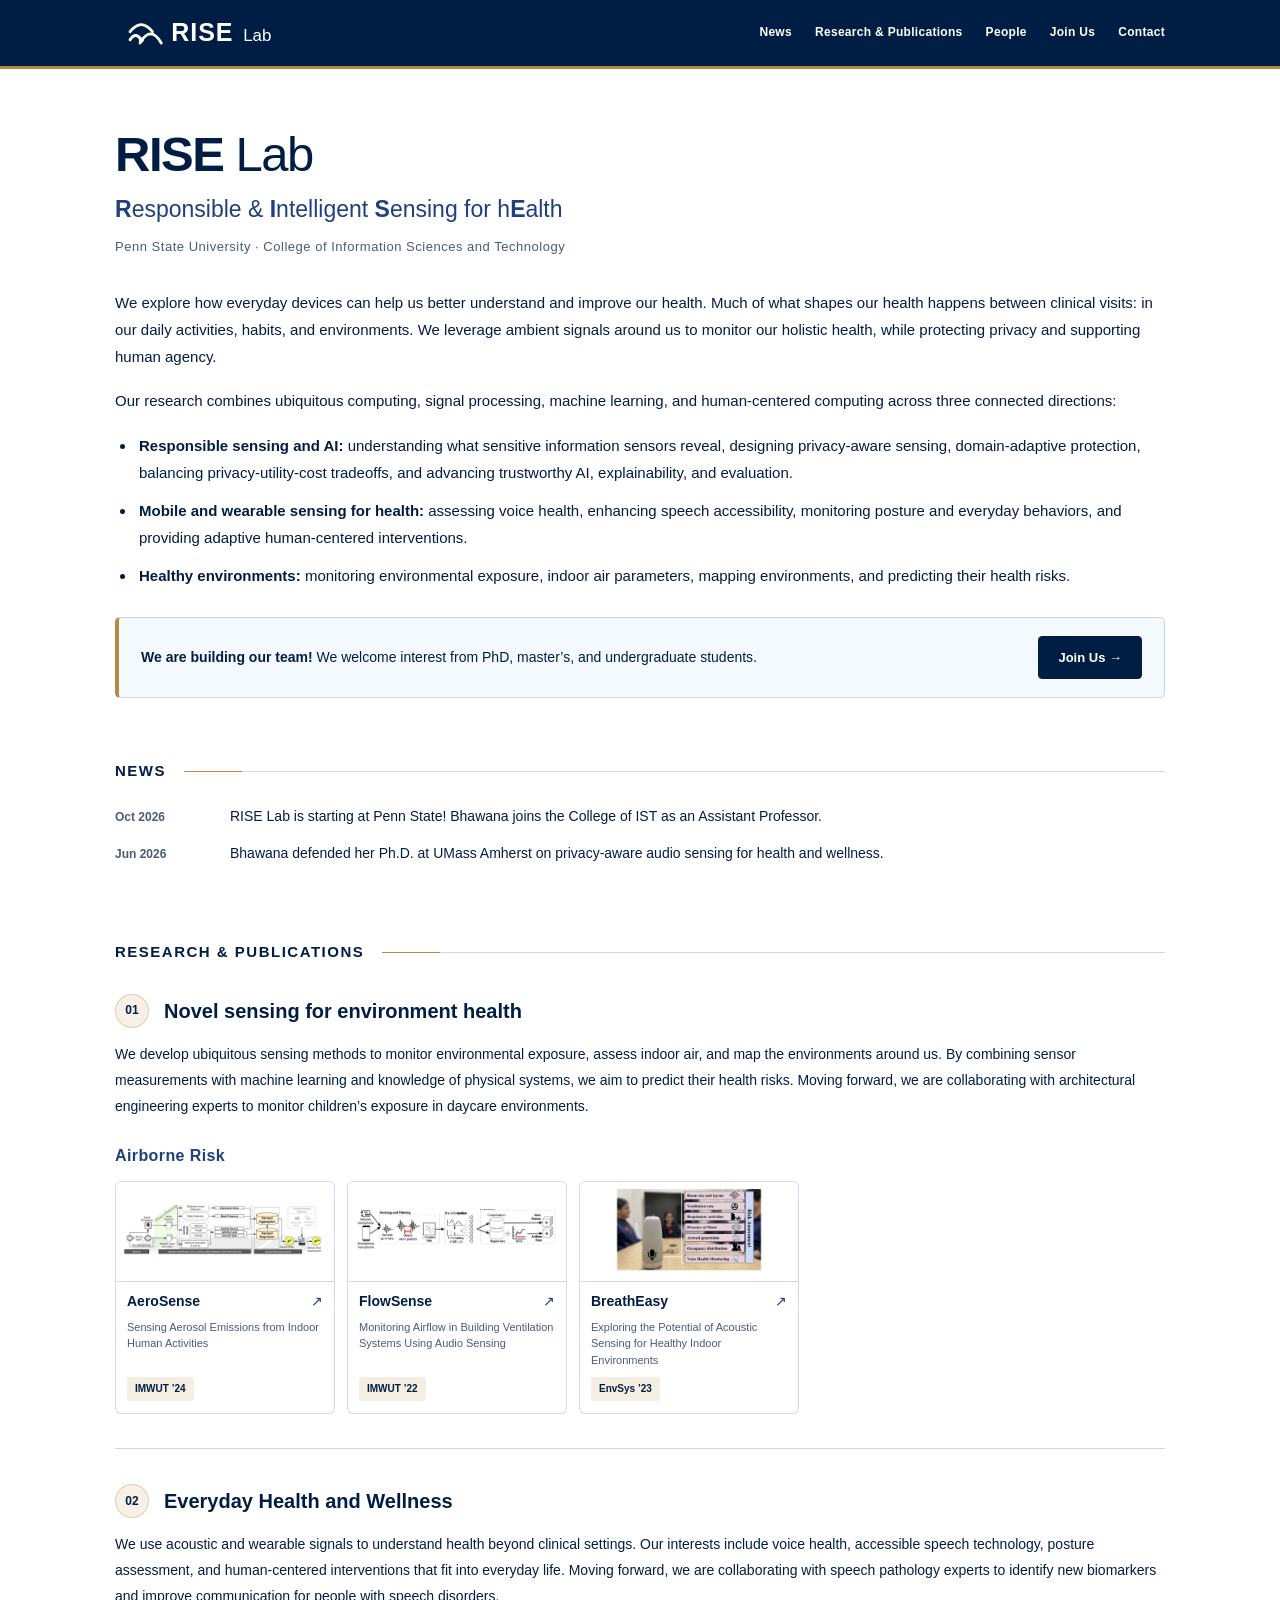
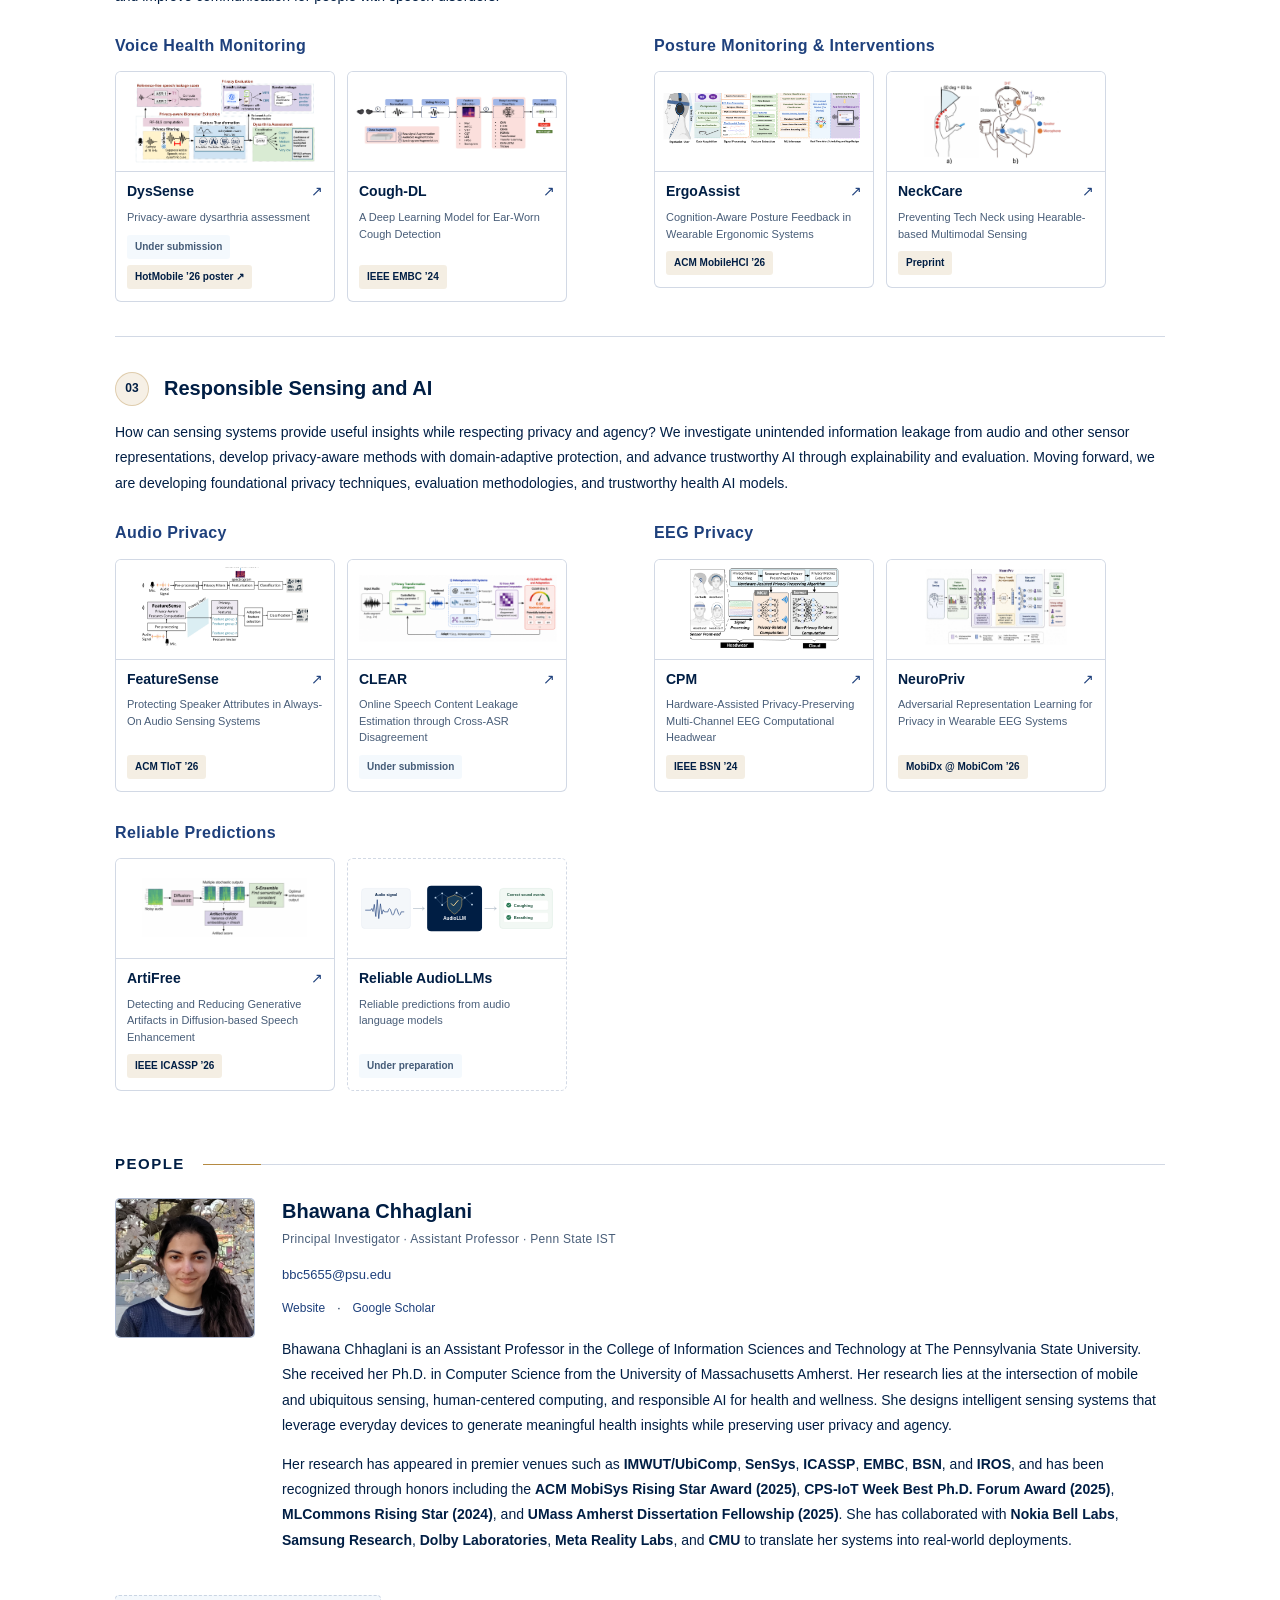
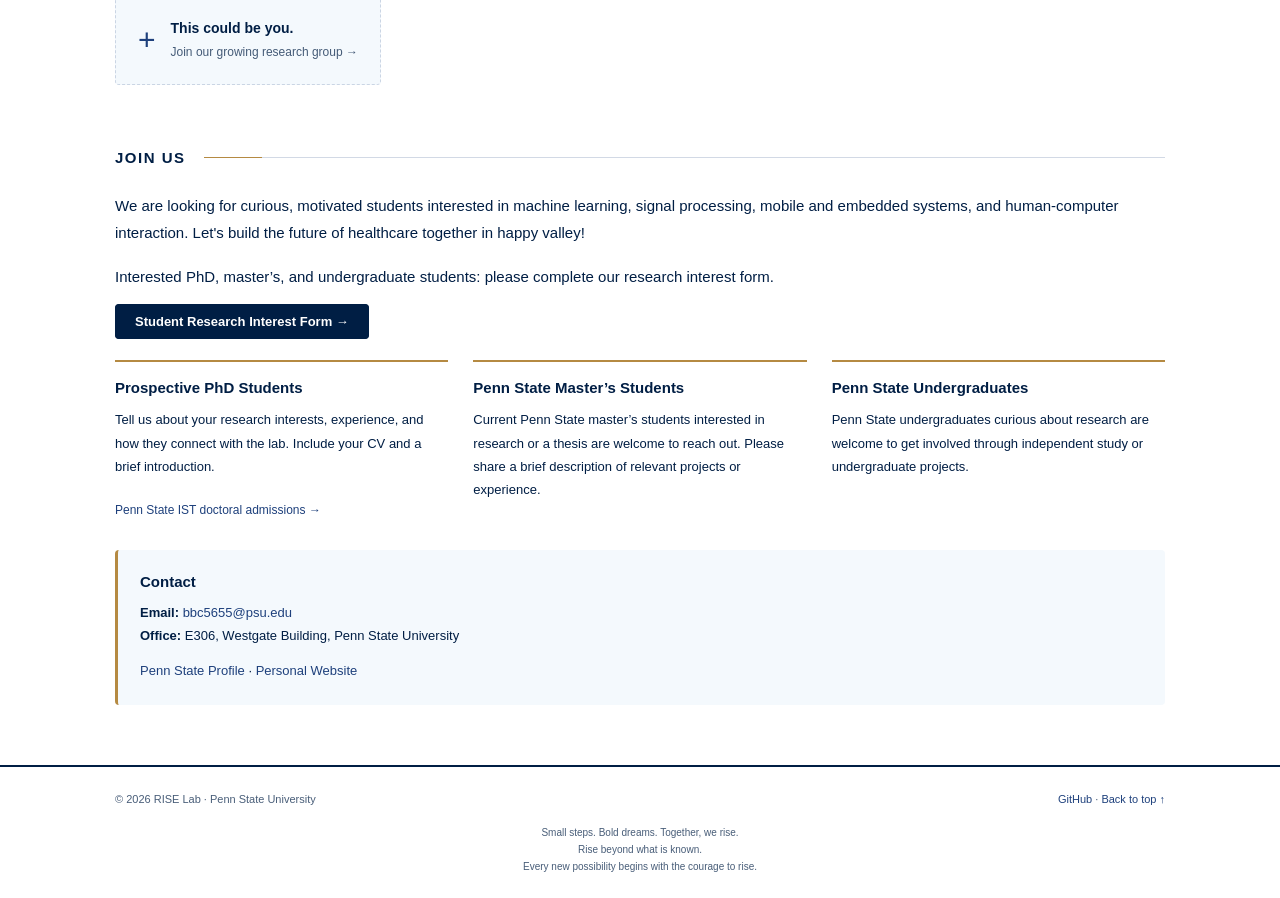
<file: index.html>
<!doctype html>
<html lang="en"><head><meta charset="utf-8"><meta name="viewport" content="width=device-width, initial-scale=1"><title>RISE Lab | Responsible &amp; Intelligent Sensing for hEalth | Penn State</title><meta name="description" content="RISE Lab — Responsible &amp; Intelligent Sensing for hEalth — at Penn State develops sensing systems for human health, everyday well-being, and healthy environments."><meta name="theme-color" content="#001e44"><link rel="icon" href="assets/favicon.svg?v=3" type="image/svg+xml"><link rel="stylesheet" href="assets/style.css?v=13"></head>
<body><a class="skip" href="#main-content">Skip to main content</a><header><nav class="container navigation" aria-label="Site navigation"><a class="brand" href="#top"><img class="lab-logo" src="assets/rise-logo.svg?v=3" alt="RISE Lab" width="175" height="40"></a><div class="nav-links"><a href="#news">News</a><a href="#research">Research &amp; Publications</a><a href="#people">People</a><a href="#join">Join Us</a><a href="#contact">Contact</a></div></nav></header>
<main id="main-content" class="container"><div class="lab-heading" id="top"><h1><strong>RISE</strong> Lab</h1><p class="full-name"><strong>R</strong>esponsible &amp; <strong>I</strong>ntelligent <strong>S</strong>ensing for h<strong>E</strong>alth</p><p class="affiliation">Penn State University · College of Information Sciences and Technology</p></div>
<section id="overview" aria-label="About RISE Lab"><p>We explore how everyday devices can help us better understand and improve our health. Much of what shapes our health happens between clinical visits: in our daily activities, habits, and environments. We leverage ambient signals around us to monitor our holistic health, while protecting privacy and supporting human agency.</p><p>Our research combines ubiquitous computing, signal processing, machine learning, and human-centered computing across three connected directions:</p><ul class="overview-list"><li><strong>Responsible sensing and AI:</strong> understanding what sensitive information sensors reveal, designing privacy-aware sensing, domain-adaptive protection, balancing privacy-utility-cost tradeoffs, and advancing trustworthy AI, explainability, and evaluation.</li><li><strong>Mobile and wearable sensing for health:</strong> assessing voice health, enhancing speech accessibility, monitoring posture and everyday behaviors, and providing adaptive human-centered interventions.</li><li><strong>Healthy environments:</strong> monitoring environmental exposure, indoor air parameters, mapping environments, and predicting their health risks.</li></ul><aside class="recruitment" aria-label="Student opportunities"><p><strong>We are building our team!</strong> We welcome interest from PhD, master’s, and undergraduate students.</p><a class="button" href="#join">Join Us →</a></aside></section>
<section id="news" aria-labelledby="news-heading"><h2 id="news-heading"><span>News</span></h2><ul class="news-list"><li><time datetime="2026-10">Oct 2026</time><span>RISE Lab is starting at Penn State! Bhawana joins the College of IST as an Assistant Professor.</span></li><li><time datetime="2026-06">Jun 2026</time><span>Bhawana defended her Ph.D. at UMass Amherst on privacy-aware audio sensing for health and wellness.</span></li></ul></section>
<section id="research" aria-labelledby="research-heading"><span id="publications" class="anchor-alias" aria-hidden="true"></span><h2 id="research-heading"><span>Research &amp; Publications</span></h2><article class="research-direction"><div class="direction-heading"><span class="research-number" aria-hidden="true">01</span><h3>Novel sensing for environment health</h3></div><p class="direction-intro">We develop ubiquitous sensing methods to monitor environmental exposure, assess indoor air, and map the environments around us. By combining sensor measurements with machine learning and knowledge of physical systems, we aim to predict their health risks. Moving forward, we are collaborating with architectural engineering experts to monitor children’s exposure in daycare environments.</p><div class="paper-group"><h4>Airborne Risk</h4><div class="publication-grid three"><a class="publication-card" href="https://doi.org/10.1145/3659593"><div class="paper-image"><img src="assets/papers/aerosense.png" alt="AeroSense: system figure" width="600" height="260" loading="lazy"></div><div class="paper-details"><h5>AeroSense <span aria-hidden="true">↗</span></h5><p>Sensing Aerosol Emissions from Indoor Human Activities</p><span class="conference">IMWUT ’24</span></div></a><a class="publication-card" href="https://doi.org/10.1145/3517258"><div class="paper-image"><img src="assets/papers/flowsense.png" alt="FlowSense: system figure" width="600" height="260" loading="lazy"></div><div class="paper-details"><h5>FlowSense <span aria-hidden="true">↗</span></h5><p>Monitoring Airflow in Building Ventilation Systems Using Audio Sensing</p><span class="conference">IMWUT ’22</span></div></a><a class="publication-card" href="https://doi.org/10.1145/3597064.3597338"><div class="paper-image"><img src="assets/papers/breatheasy.png" alt="BreathEasy: audio-based airborne transmission risk sensing figure" width="600" height="260" loading="lazy"></div><div class="paper-details"><h5>BreathEasy <span aria-hidden="true">↗</span></h5><p>Exploring the Potential of Acoustic Sensing for Healthy Indoor Environments</p><span class="conference">EnvSys ’23</span></div></a></div></div></article><article class="research-direction"><div class="direction-heading"><span class="research-number" aria-hidden="true">02</span><h3>Everyday Health and Wellness</h3></div><p class="direction-intro">We use acoustic and wearable signals to understand health beyond clinical settings. Our interests include voice health, accessible speech technology, posture assessment, and human-centered interventions that fit into everyday life. Moving forward, we are collaborating with speech pathology experts to identify new biomarkers and improve communication for people with speech disorders.</p><div class="topic-pair"><div class="paper-group"><h4>Voice Health Monitoring</h4><div class="publication-grid"><a class="publication-card" href="https://lass.cs.umass.edu/papers/pdf/hotmobile26_dysarthria.pdf"><div class="paper-image"><img src="assets/papers/dyssense.png" alt="DysSense: privacy-aware biomarker extraction, privacy evaluation, and dysarthria assessment pipeline" width="600" height="260" loading="lazy"></div><div class="paper-details"><h5>DysSense <span aria-hidden="true">↗</span></h5><p>Privacy-aware dysarthria assessment</p><div class="paper-badges"><span class="conference status">Under submission</span><span class="conference">HotMobile ’26 poster ↗</span></div></div></a><a class="publication-card" href="https://doi.org/10.1109/EMBC53108.2024.10782702"><div class="paper-image"><img src="assets/papers/cough-dl.png" alt="Cough-DL: ear-worn cough detection system pipeline" width="600" height="260" loading="lazy"></div><div class="paper-details"><h5>Cough-DL <span aria-hidden="true">↗</span></h5><p>A Deep Learning Model for Ear-Worn Cough Detection</p><span class="conference">IEEE EMBC ’24</span></div></a></div></div><div class="paper-group"><h4>Posture Monitoring &amp; Interventions</h4><div class="publication-grid"><a class="publication-card" href="https://arxiv.org/abs/2609.00440"><div class="paper-image"><img src="assets/papers/ergoassist.png" alt="ErgoAssist: system figure" width="600" height="260" loading="lazy"></div><div class="paper-details"><h5>ErgoAssist <span aria-hidden="true">↗</span></h5><p>Cognition-Aware Posture Feedback in Wearable Ergonomic Systems</p><span class="conference">ACM MobileHCI ’26</span></div></a><a class="publication-card" href="https://arxiv.org/abs/2412.13579"><div class="paper-image"><img src="assets/papers/neckcare.png" alt="NeckCare: system figure" width="600" height="260" loading="lazy"></div><div class="paper-details"><h5>NeckCare <span aria-hidden="true">↗</span></h5><p>Preventing Tech Neck using Hearable-based Multimodal Sensing</p><span class="conference">Preprint</span></div></a></div></div></div></article><article class="research-direction"><div class="direction-heading"><span class="research-number" aria-hidden="true">03</span><h3>Responsible Sensing and AI</h3></div><p class="direction-intro">How can sensing systems provide useful insights while respecting privacy and agency? We investigate unintended information leakage from audio and other sensor representations, develop privacy-aware methods with domain-adaptive protection, and advance trustworthy AI through explainability and evaluation. Moving forward, we are developing foundational privacy techniques, evaluation methodologies, and trustworthy health AI models.</p><div class="topic-pair"><div class="paper-group"><h4>Audio Privacy</h4><div class="publication-grid"><a class="publication-card" href="https://arxiv.org/abs/2505.24115"><div class="paper-image"><img src="assets/papers/featuresense.png" alt="FeatureSense: system figure" width="600" height="260" loading="lazy"></div><div class="paper-details"><h5>FeatureSense <span aria-hidden="true">↗</span></h5><p>Protecting Speaker Attributes in Always-On Audio Sensing Systems</p><span class="conference">ACM TIoT ’26</span></div></a><a class="publication-card" href="https://arxiv.org/abs/2609.30415"><div class="paper-image"><img src="assets/papers/clear.png" alt="CLEAR: system figure" width="600" height="260" loading="lazy"></div><div class="paper-details"><h5>CLEAR <span aria-hidden="true">↗</span></h5><p>Online Speech Content Leakage Estimation through Cross-ASR Disagreement</p><span class="conference status">Under submission</span></div></a></div></div><div class="paper-group"><h4>EEG Privacy</h4><div class="publication-grid"><a class="publication-card" href="https://people.cs.umass.edu/~rkarkar/pubs/conf-bsn2024-hardware-assisted-privacy.pdf"><div class="paper-image"><img src="assets/papers/cpm.png" alt="CPM: system figure" width="600" height="260" loading="lazy"></div><div class="paper-details"><h5>CPM <span aria-hidden="true">↗</span></h5><p>Hardware-Assisted Privacy-Preserving Multi-Channel EEG Computational Headwear</p><span class="conference">IEEE BSN ’24</span></div></a><a class="publication-card" href="https://arxiv.org/abs/2609.00390"><div class="paper-image"><img src="assets/papers/neuropriv.png" alt="NeuroPriv: system figure" width="600" height="260" loading="lazy"></div><div class="paper-details"><h5>NeuroPriv <span aria-hidden="true">↗</span></h5><p>Adversarial Representation Learning for Privacy in Wearable EEG Systems</p><span class="conference">MobiDx @ MobiCom ’26</span></div></a></div></div></div><div class="paper-group"><h4>Reliable Predictions</h4><div class="publication-grid"><a class="publication-card" href="https://arxiv.org/abs/2509.19495"><div class="paper-image"><img src="assets/papers/artifree.png" alt="ArtiFree: system figure" width="600" height="260" loading="lazy"></div><div class="paper-details"><h5>ArtiFree <span aria-hidden="true">↗</span></h5><p>Detecting and Reducing Generative Artifacts in Diffusion-based Speech Enhancement</p><span class="conference">IEEE ICASSP ’26</span></div></a><article class="publication-card pending"><div class="paper-image"><img src="assets/papers/audio-llms.svg?v=2" alt="Audio signal processed by a trustworthy AudioLLM to predict coughing and breathing" width="1100" height="294" loading="lazy"></div><div class="paper-details"><h5>Reliable AudioLLMs</h5><p>Reliable predictions from audio language models</p><span class="conference status">Under preparation</span></div></article></div></div></article></section>
<section id="people" aria-labelledby="people-heading"><h2 id="people-heading"><span>People</span></h2><article class="person"><div class="portrait"><img src="assets/bhawana.jpg" alt="Bhawana Chhaglani" width="140" height="140" loading="lazy"></div><div><h3><a href="https://ist.psu.edu/directory/bbc5655">Bhawana Chhaglani</a></h3><p class="person-role">Principal Investigator · Assistant Professor · Penn State IST</p><address class="person-contact" style="margin:0 0 10px"><a href="mailto:bbc5655@psu.edu">bbc5655@psu.edu</a></address><div class="profile-links" style="margin-bottom:18px"><a href="http://people.cs.umass.edu/~bchhaglani">Website</a><span aria-hidden="true">·</span><a href="https://scholar.google.com/citations?user=G_CGGS8AAAAJ">Google Scholar</a></div><div class="biography"><p>Bhawana Chhaglani is an Assistant Professor in the College of Information Sciences and Technology at The Pennsylvania State University. She received her Ph.D. in Computer Science from the University of Massachusetts Amherst. Her research lies at the intersection of mobile and ubiquitous sensing, human-centered computing, and responsible AI for health and wellness. She designs intelligent sensing systems that leverage everyday devices to generate meaningful health insights while preserving user privacy and agency.</p><p>Her research has appeared in premier venues such as <strong>IMWUT/UbiComp</strong>, <strong>SenSys</strong>, <strong>ICASSP</strong>, <strong>EMBC</strong>, <strong>BSN</strong>, and <strong>IROS</strong>, and has been recognized through honors including the <strong>ACM MobiSys Rising Star Award (2025)</strong>, <strong>CPS-IoT Week Best Ph.D. Forum Award (2025)</strong>, <strong>MLCommons Rising Star (2024)</strong>, and <strong>UMass Amherst Dissertation Fellowship (2025)</strong>. She has collaborated with <strong>Nokia Bell Labs</strong>, <strong>Samsung Research</strong>, <strong>Dolby Laboratories</strong>, <strong>Meta Reality Labs</strong>, and <strong>CMU</strong> to translate her systems into real-world deployments.</p></div></div></article><a class="future-member" href="#join"><span class="plus" aria-hidden="true">+</span><span><strong>This could be you.</strong><br>Join our growing research group →</span></a></section>

<section id="join" aria-labelledby="join-heading"><h2 id="join-heading"><span>Join Us</span></h2><p>We are looking for curious, motivated students interested in machine learning, signal processing, mobile and embedded systems, and human-computer interaction. Let's build the future of healthcare together in happy valley!</p><p>Interested PhD, master’s, and undergraduate students: please complete our research interest form.</p><p><a class="button" href="https://forms.gle/1YV8Ln388nTwyC7p6">Student Research Interest Form →</a></p><div class="join-options"><article><h3>Prospective PhD Students</h3><p>Tell us about your research interests, experience, and how they connect with the lab. Include your CV and a brief introduction.</p><a href="https://ist.psu.edu/admissions/doctorate">Penn State IST doctoral admissions →</a></article><article><h3>Penn State Master’s Students</h3><p>Current Penn State master’s students interested in research or a thesis are welcome to reach out. Please share a brief description of relevant projects or experience.</p></article><article><h3>Penn State Undergraduates</h3><p>Penn State undergraduates curious about research are welcome to get involved through independent study or undergraduate projects.</p></article></div><div class="contact" id="contact"><h3>Contact</h3><p><strong>Email:</strong> <a href="mailto:bbc5655@psu.edu">bbc5655@psu.edu</a><br><strong>Office:</strong> E306, Westgate Building, Penn State University</p><p><a href="https://ist.psu.edu/directory/bbc5655">Penn State Profile</a> · <a href="http://people.cs.umass.edu/~bchhaglani">Personal Website</a></p></div></section></main><footer><div class="container footer"><p>© 2026 RISE Lab · Penn State University</p><p><a href="https://github.com/bhawana1999/RISElab">GitHub</a><span aria-hidden="true"> · </span><a href="#top">Back to top ↑</a></p></div><div class="container" style="text-align:center;font-size:10px;line-height:1.7;color:rgba(0,30,68,.72);padding-top:14px"><p style="margin:0">Small steps. Bold dreams. Together, we rise.<br>Rise beyond what is known.<br>Every new possibility begins with the courage to rise.</p></div></footer></body></html>
</file>
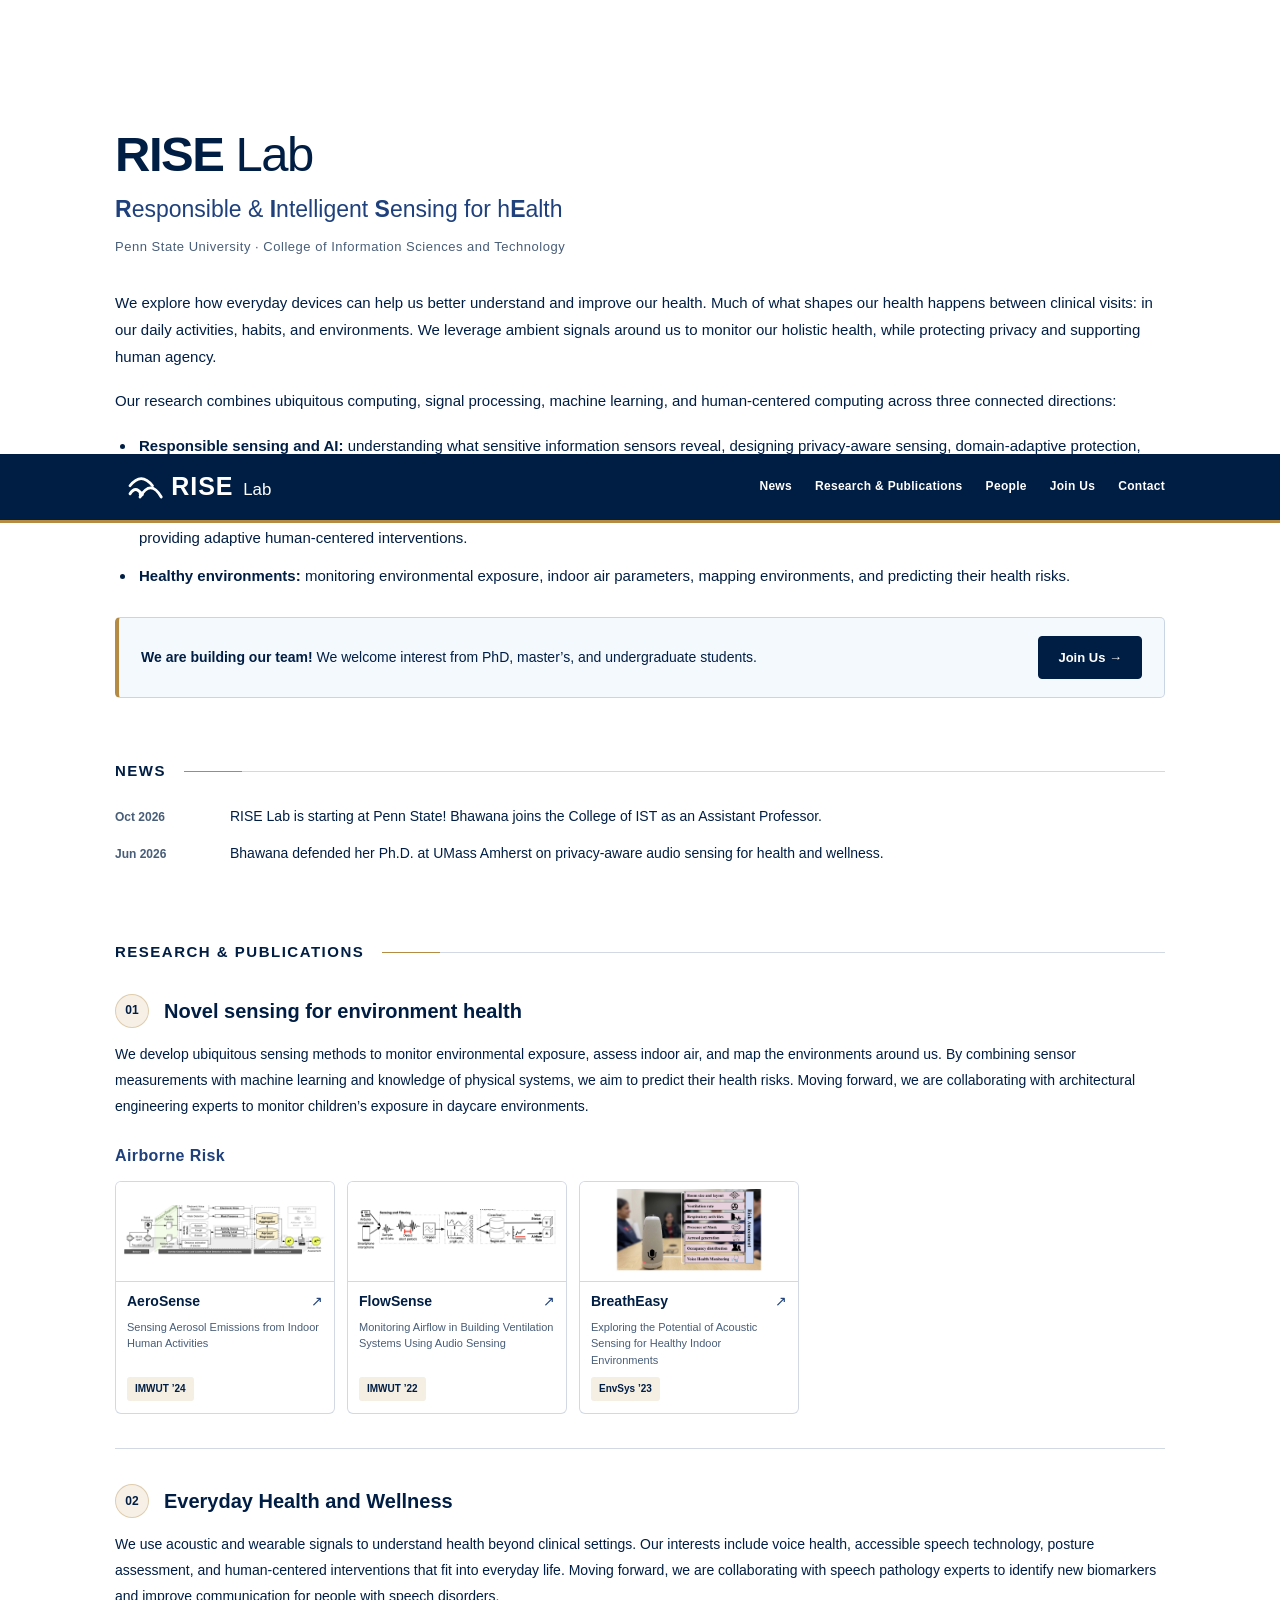
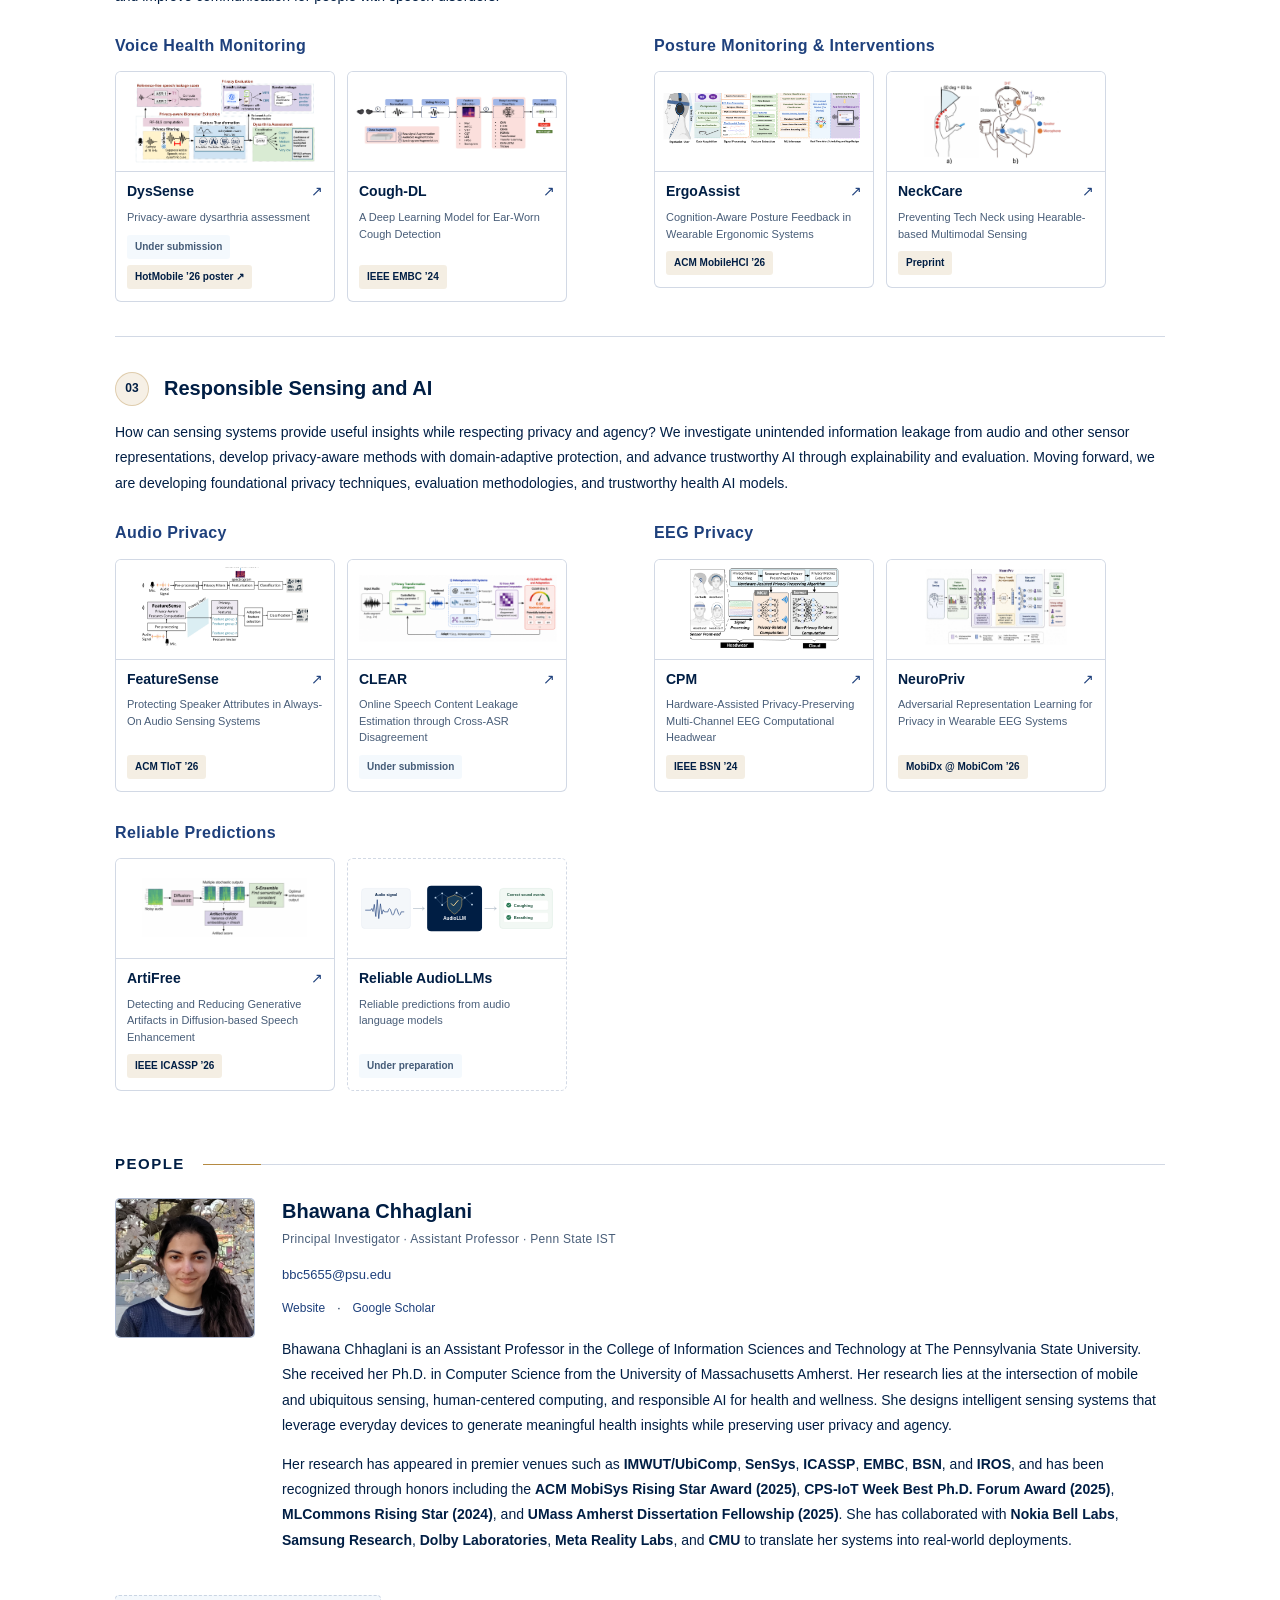
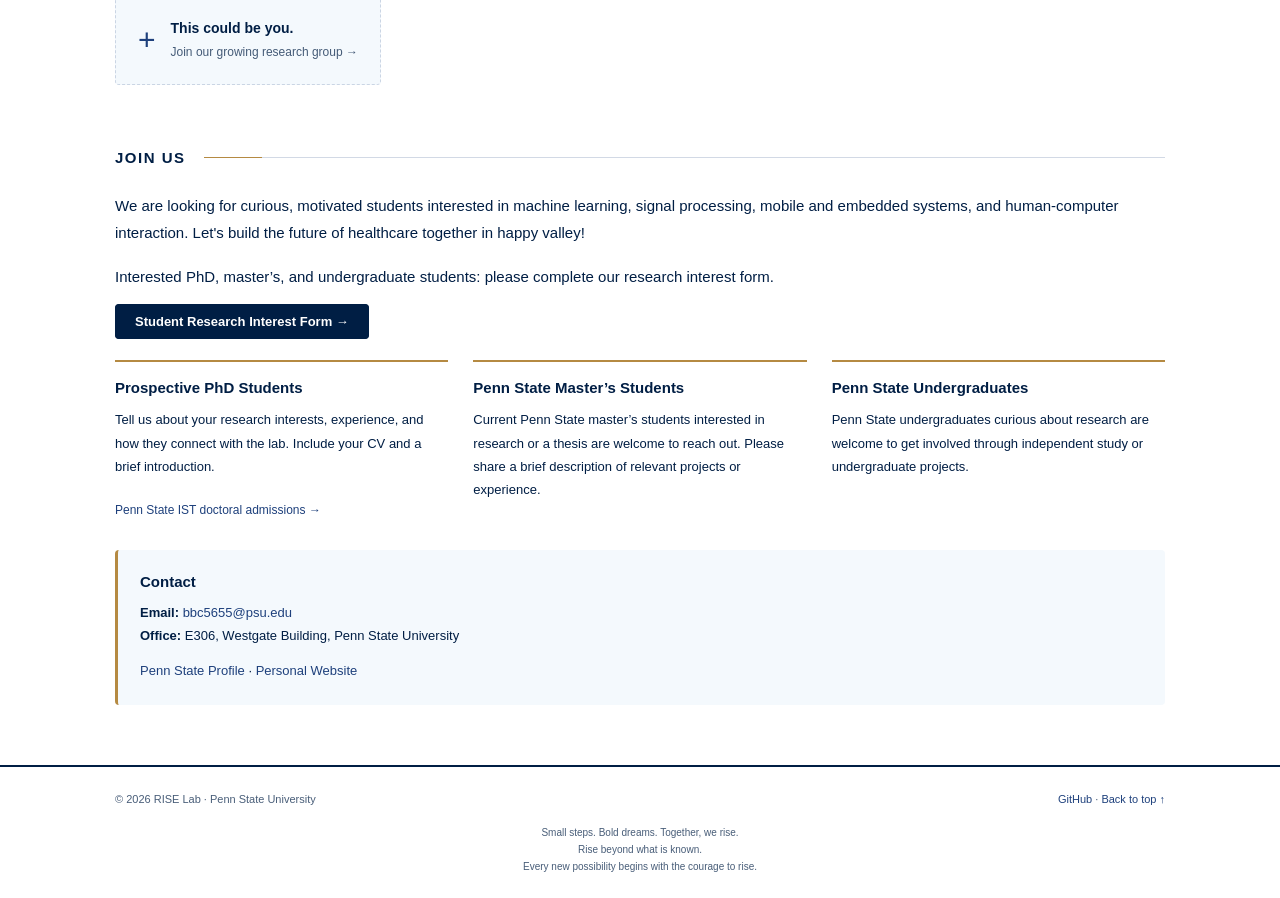
<file: join.html>
<!doctype html><html lang="en"><head><meta charset="utf-8"><meta name="viewport" content="width=device-width, initial-scale=1"><meta http-equiv="refresh" content="0; url=index.html#join"><title>RISE Lab</title></head><body><p><a href="index.html#join">Continue to RISE Lab</a></p></body></html>
</file>
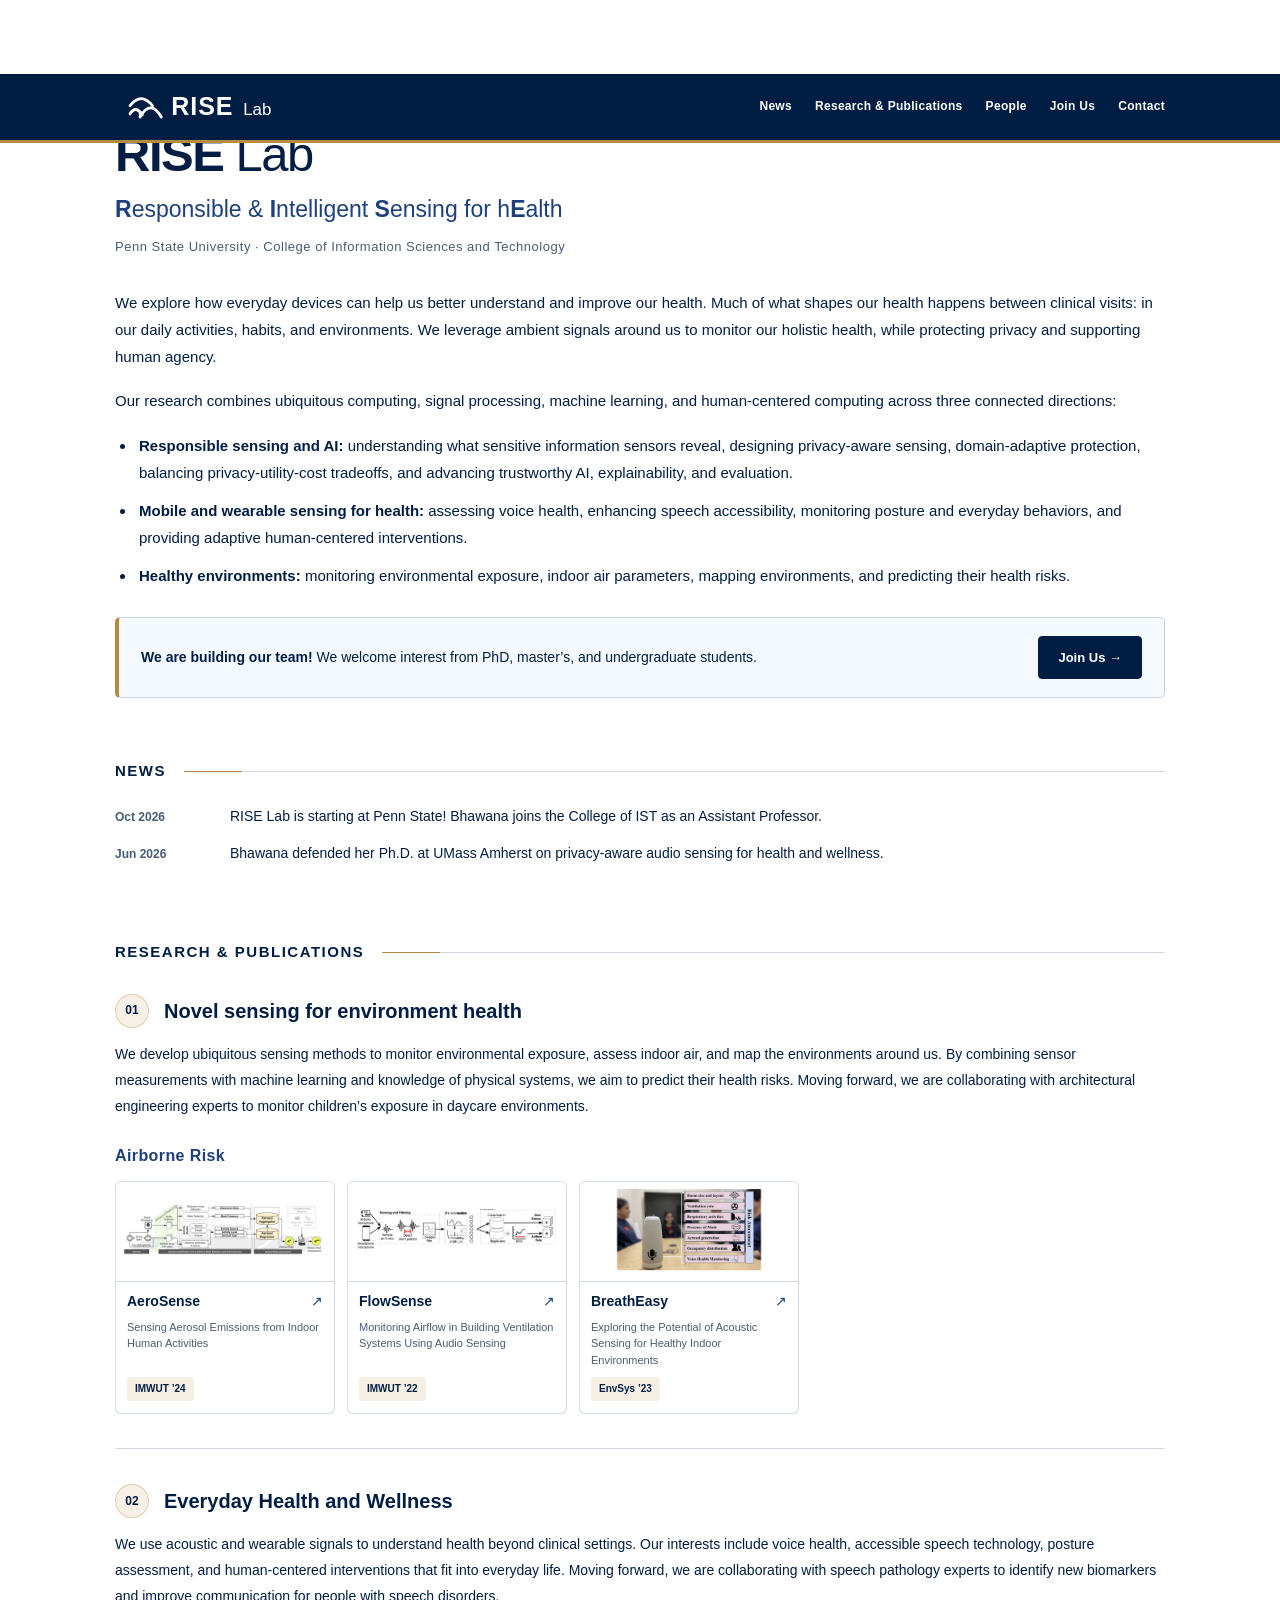
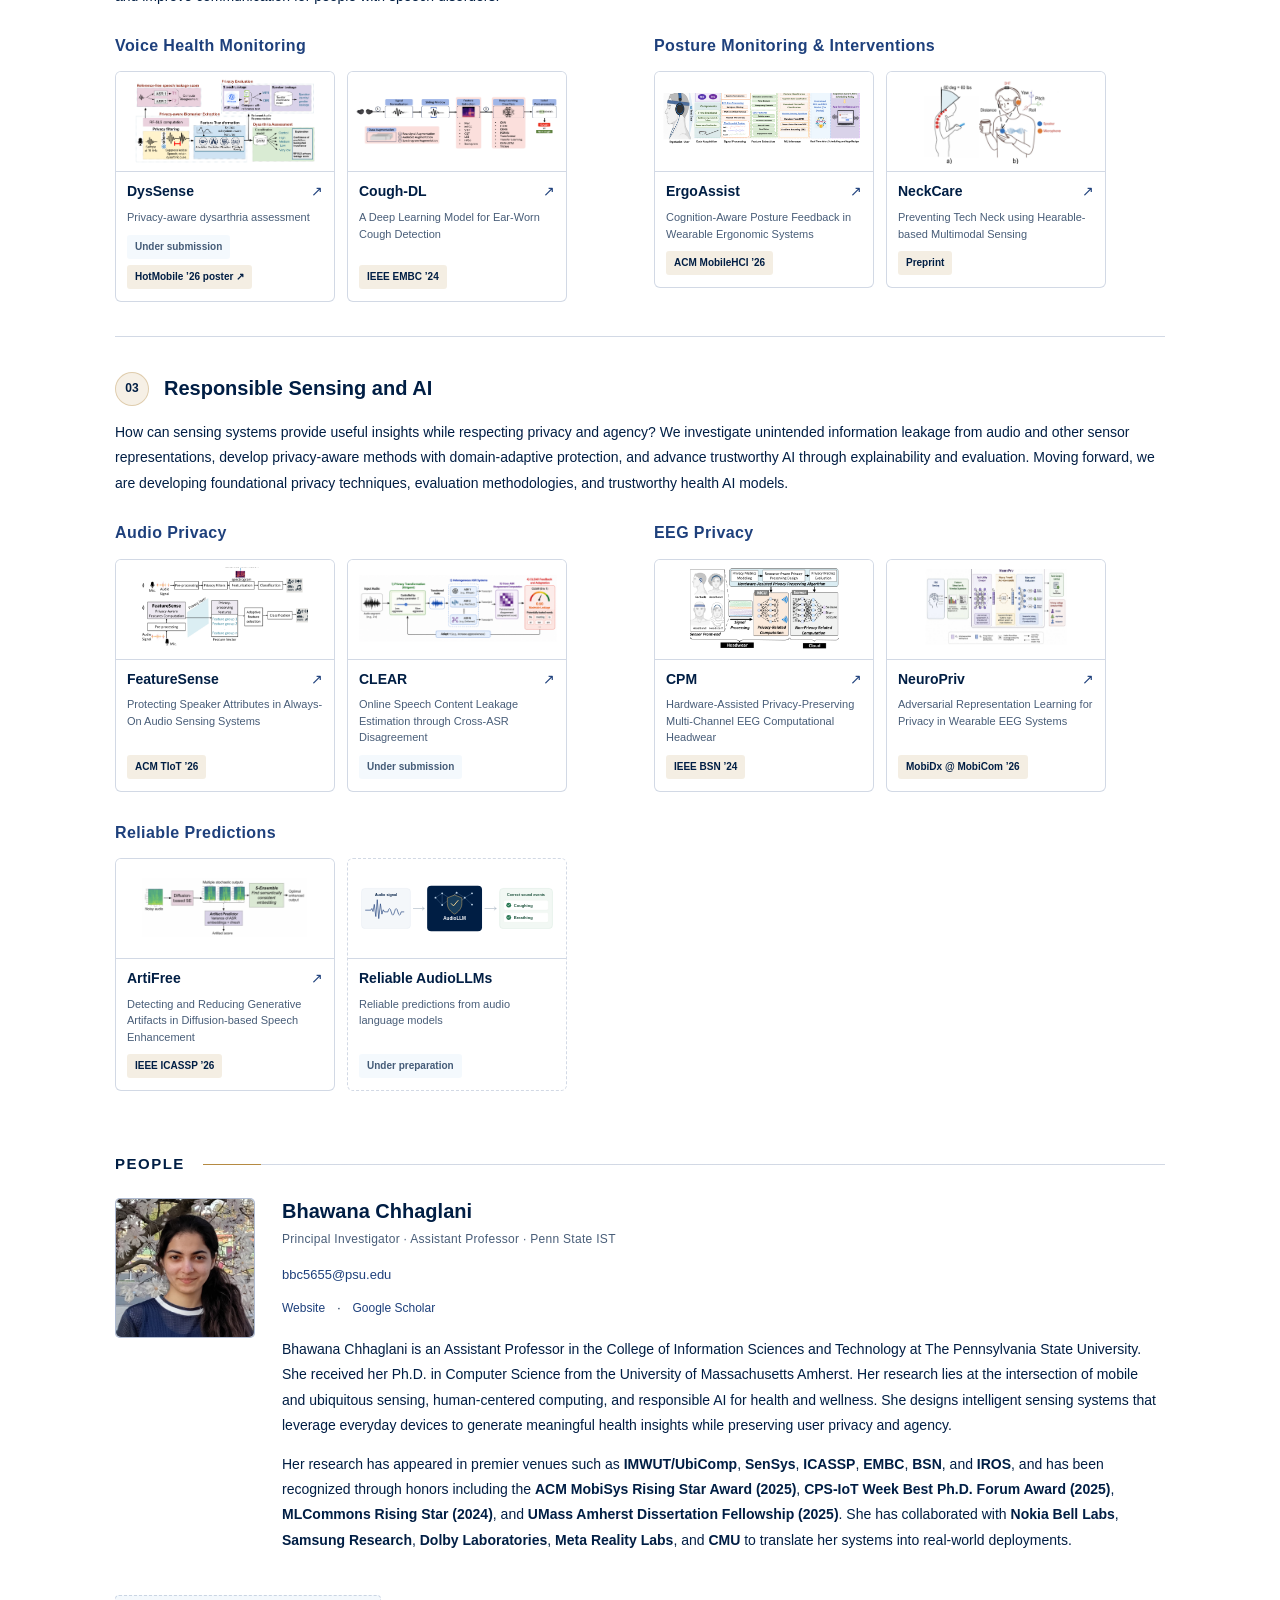
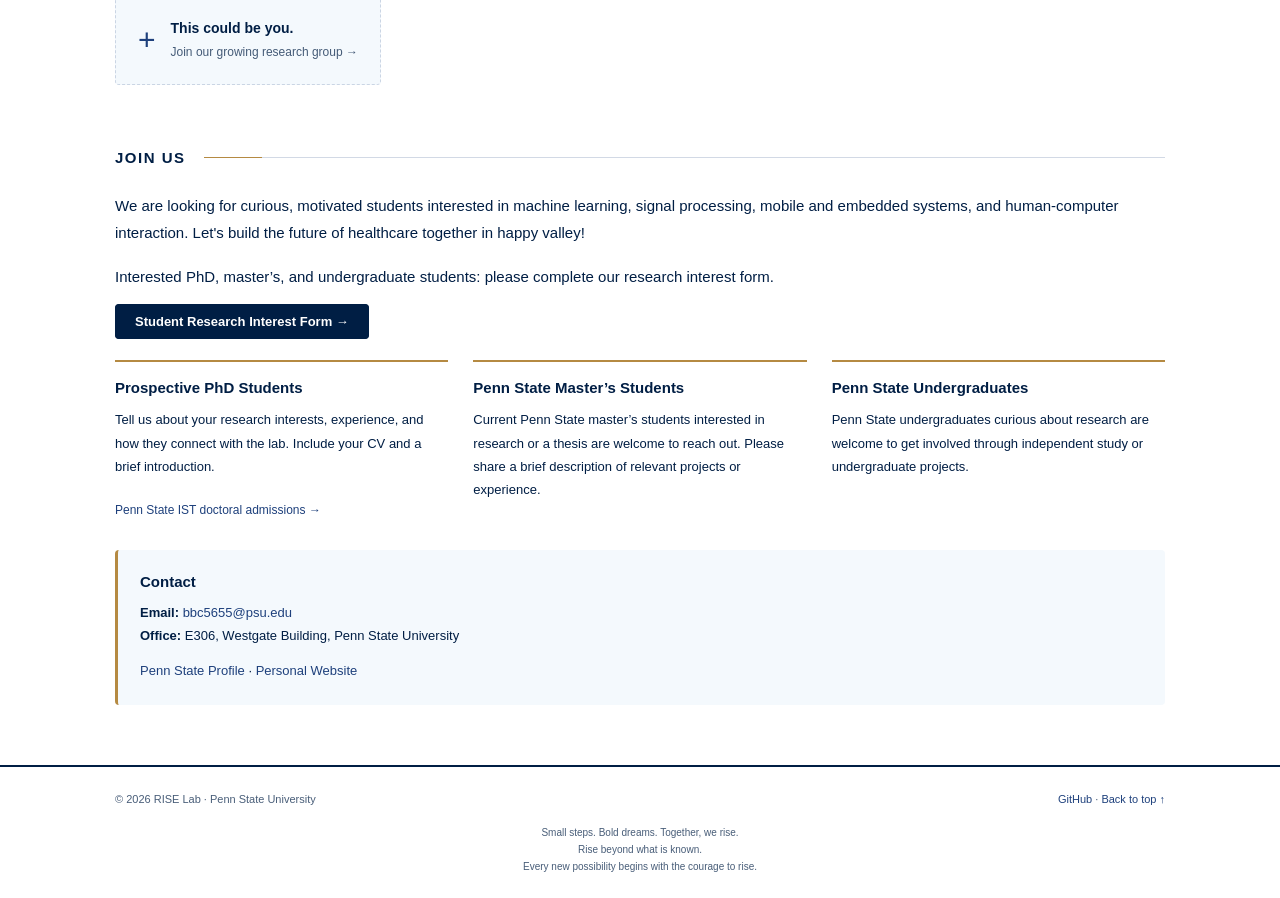
<file: people.html>
<!doctype html><html lang="en"><head><meta charset="utf-8"><meta name="viewport" content="width=device-width, initial-scale=1"><meta http-equiv="refresh" content="0; url=index.html#people"><title>RISE Lab</title></head><body><p><a href="index.html#people">Continue to RISE Lab</a></p></body></html>
</file>
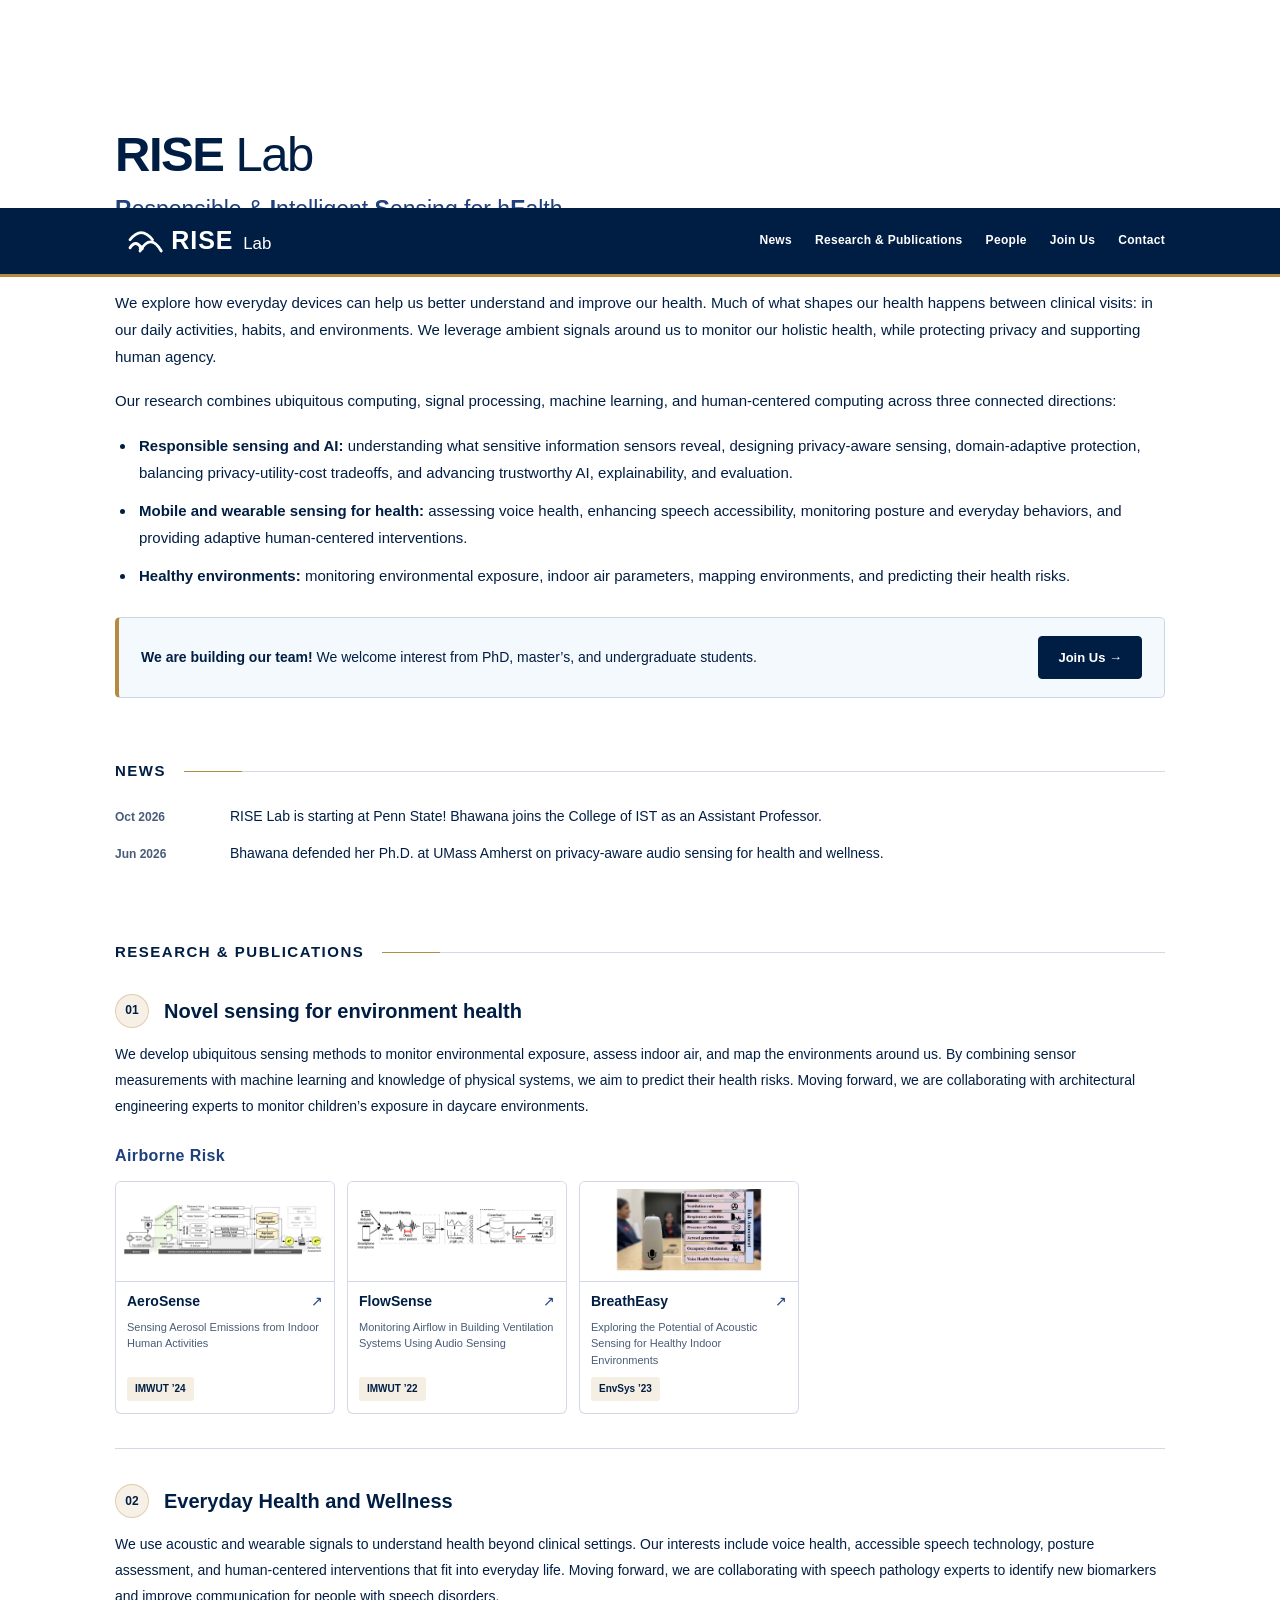
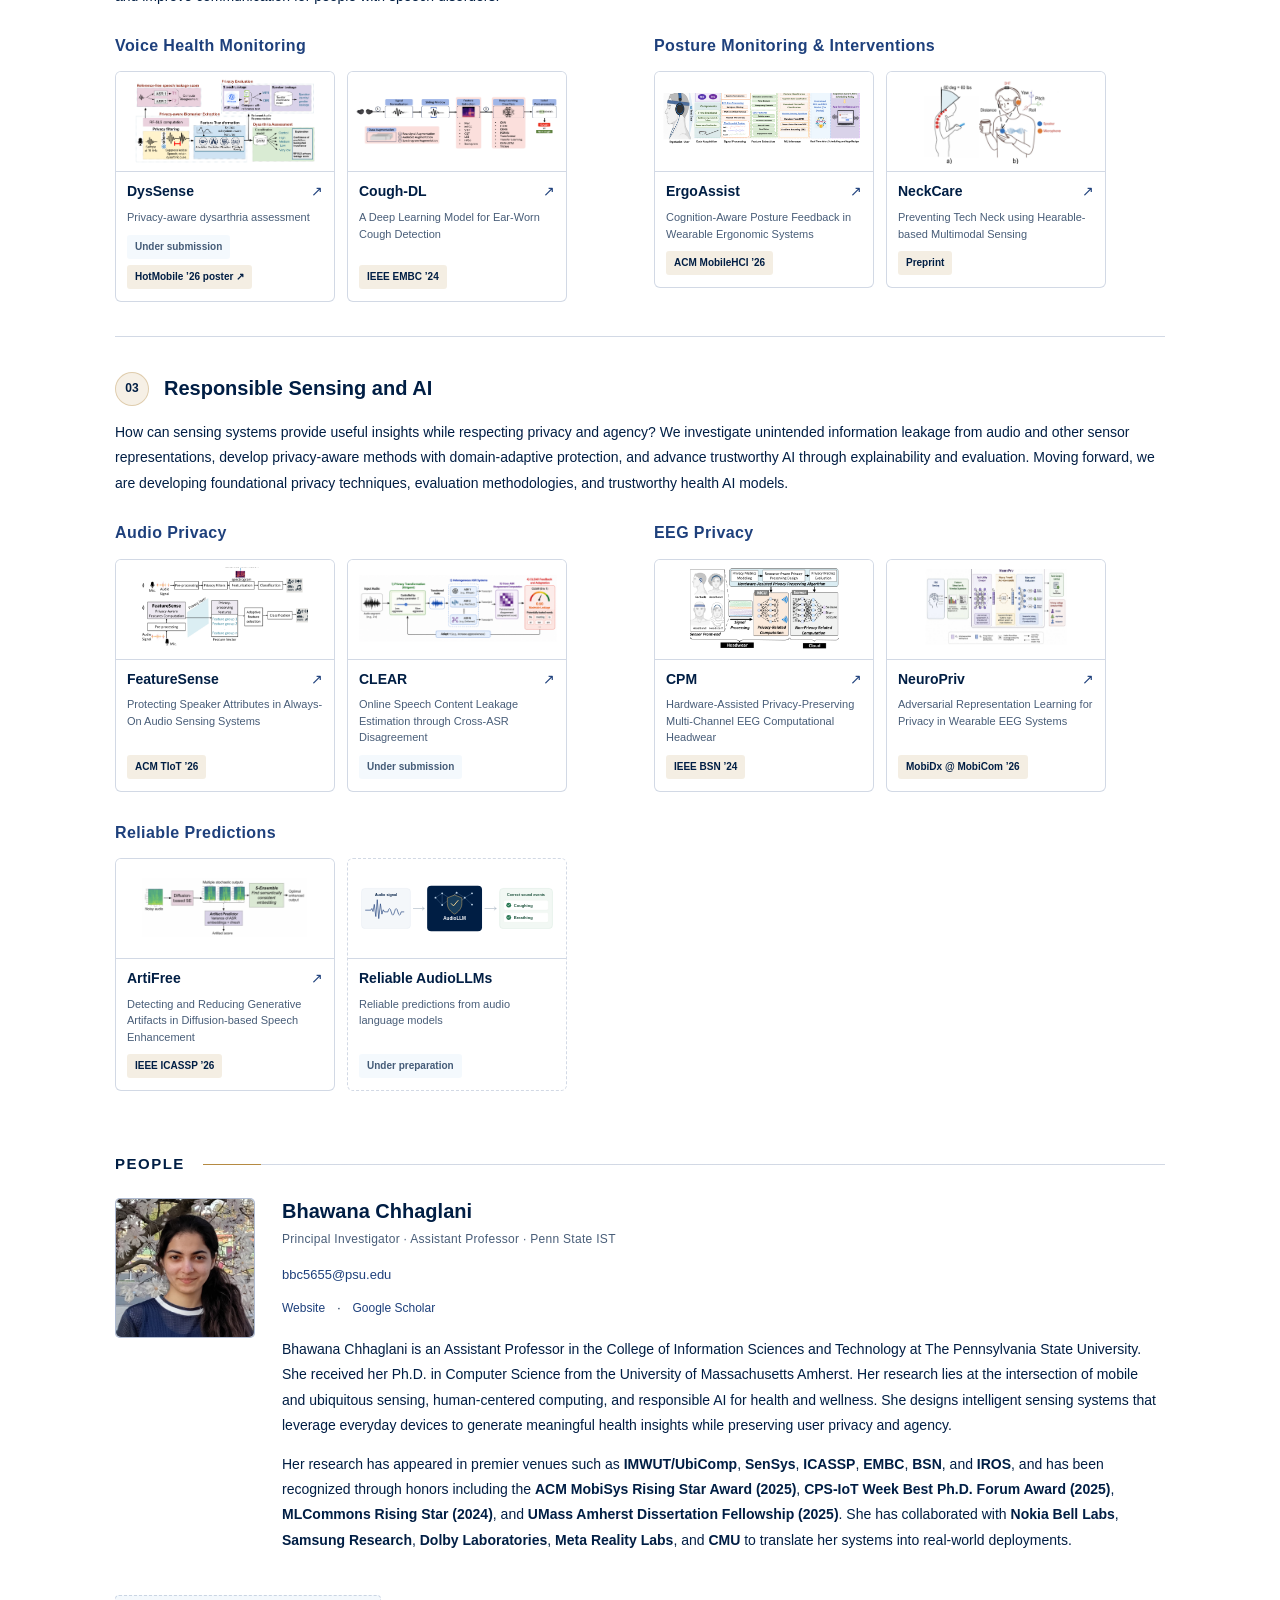
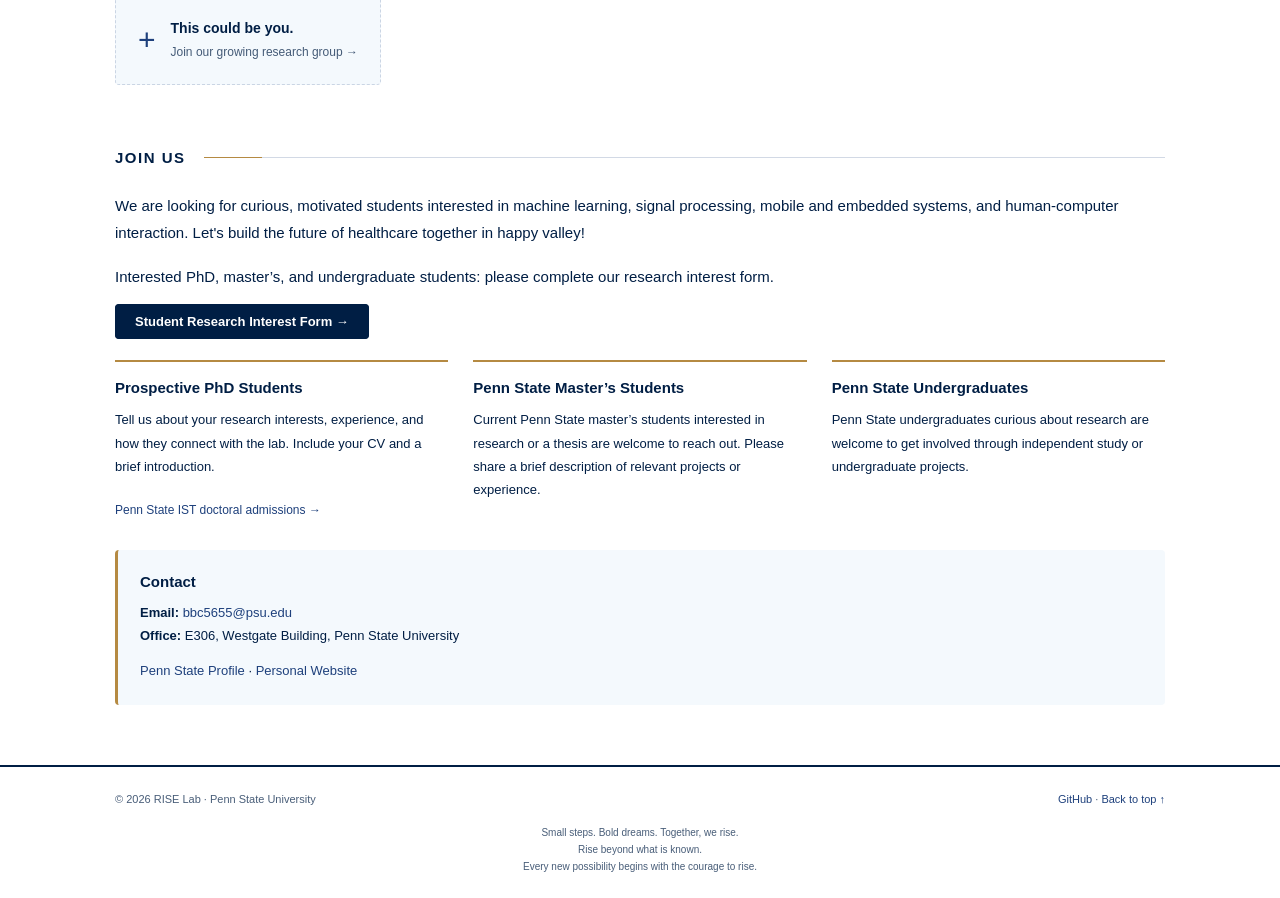
<file: research.html>
<!doctype html><html lang="en"><head><meta charset="utf-8"><meta name="viewport" content="width=device-width, initial-scale=1"><meta http-equiv="refresh" content="0; url=index.html#research"><title>RISE Lab</title></head><body><p><a href="index.html#research">Continue to RISE Lab</a></p></body></html>
</file>
<file: assets/style.css>
*{box-sizing:border-box}html{scroll-behavior:smooth;scroll-padding-top:90px}body{margin:0;background:#ffffff;color:#001e44;font:15px/1.8 -apple-system,BlinkMacSystemFont,"Segoe UI",Arial,sans-serif}a{color:#1e407c;text-decoration:none}a:hover{text-decoration:underline;text-underline-offset:3px}a:focus-visible{outline:3px solid #1e407c;outline-offset:4px}p{margin:0 0 17px}h1,h2,h3{line-height:1.35;margin:0;color:#001e44}h1{font-size:49px;letter-spacing:-1.5px;font-weight:400}h1 strong{font-weight:750}h3{font-size:18px;font-weight:650}.container{max-width:1050px;width:calc(100% - 64px);margin:auto}header{position:sticky;top:0;background:#fffffffa;border-bottom:1px solid rgba(30,64,124,.20);z-index:10}.navigation{display:flex;align-items:center;justify-content:space-between;min-height:66px;gap:30px}.brand{display:flex;align-items:center;gap:11px;white-space:nowrap;font-size:18px;font-weight:700;letter-spacing:.25px;color:#001e44}.brand:hover{text-decoration:none}.brand-mark{font:700 23px/1 Georgia,serif;border-bottom:3px solid #1e407c;padding:4px}.nav-links{display:flex;gap:25px;align-items:center}.nav-links a{font-size:12px;color:rgba(0,30,68,.72);font-weight:600;letter-spacing:.025em;padding:20px 0}.lab-heading{padding:52px 0 42px}.full-name{font-size:23px;color:#001e44;line-height:1.4;margin:6px 0 10px;font-weight:400}.affiliation{font-size:13px;color:rgba(0,30,68,.72);letter-spacing:.04em;margin:0}section{padding:28px 0 35px}h2{display:flex;align-items:center;gap:18px;font-size:15px;letter-spacing:.1em;text-transform:uppercase;font-weight:700;margin-bottom:24px}h2:after{content:"";height:1px;background:rgba(30,64,124,.20);flex:1}h2 span{white-space:nowrap}.overview-list{padding-left:21px;margin:18px 0 26px}.overview-list li{margin-bottom:11px;padding-left:3px}.overview-list strong{color:#001e44}.recruitment{display:flex;align-items:center;justify-content:space-between;gap:26px;padding:18px 22px;border:1px solid rgba(30,64,124,.20);background:rgba(150,190,230,.10);border-radius:5px;margin-top:28px}.recruitment p{margin:0;font-size:14px}.recruitment strong{color:#001e44}.button{background:#001e44;border:1px solid #001e44;color:#fff;padding:9px 19px;border-radius:4px;white-space:nowrap;font-size:13px;font-weight:600}.button:hover{background:#1e407c;text-decoration:none}.news-list{list-style:none;margin:0;padding:0}.news-list li{display:grid;grid-template-columns:95px 1fr;gap:20px;margin-bottom:13px;line-height:1.7;font-size:14px}.news-list time{font-size:12px;color:rgba(0,30,68,.72);font-weight:600;padding-top:2px;font-variant-numeric:tabular-nums}.section-title{display:flex;align-items:baseline;gap:24px}.section-title h2{flex:1}.section-title>a{white-space:nowrap;font-size:12px}.research-row{display:grid;grid-template-columns:40px 1fr;gap:20px;margin-bottom:30px}.research-row:last-child{margin-bottom:0}.research-number{font-size:12px;background:rgba(30,64,124,.20);color:#1e407c;width:34px;height:34px;display:flex;align-items:center;justify-content:center;border-radius:50%;font-weight:700}.research-row h3{margin:2px 0 10px}.research-row p{font-size:14px;line-height:1.85;margin-bottom:13px}.research-links{display:flex;gap:10px;flex-wrap:wrap}.research-links a{font-size:11px;background:rgba(150,190,230,.10);border:1px solid rgba(30,64,124,.20);border-radius:3px;padding:4px 9px;font-weight:600}.research-links span{font-weight:400;color:rgba(0,30,68,.72)}.person{display:grid;grid-template-columns:140px 1fr;gap:27px;align-items:start}.portrait{height:140px;width:140px;background:rgba(150,190,230,.10);border:1px solid rgba(30,64,124,.20);border-radius:5px;display:flex;align-items:center;justify-content:center;font:42px Georgia,serif;color:rgba(0,30,68,.72)}.portrait img{width:100%;height:100%;object-fit:cover;border-radius:5px}.person h3{font-size:20px;margin:0 0 4px}.person h3 a{color:#001e44}.person-role{font-size:12px;color:rgba(0,30,68,.72);margin-bottom:12px;letter-spacing:.025em}.person p:not(.person-role){font-size:14px;margin-bottom:10px}.profile-links{display:flex;gap:12px;font-size:12px}.future-member{display:flex;align-items:center;gap:15px;border:1px dashed rgba(30,64,124,.20);border-radius:4px;background:rgba(150,190,230,.10);padding:17px 22px;margin-top:28px;width:fit-content;font-size:12px;color:rgba(0,30,68,.72)}.future-member strong{font-size:14px;color:#001e44}.plus{font-size:30px;font-weight:300;color:rgba(0,30,68,.72)}.publication-year{display:grid;grid-template-columns:65px 1fr;gap:28px;margin-top:10px}.publication-year>h3{font-size:15px;color:rgba(0,30,68,.72);margin-top:3px}.publication-year ol{list-style:none;margin:0;padding:0}.publication-year li{margin-bottom:24px;line-height:1.65}.paper-title{font-size:15px;font-weight:600;display:block;margin-bottom:5px;color:#001e44}.authors{font-size:12px;color:rgba(0,30,68,.72);margin-bottom:3px}.authors strong{font-weight:600}.venue{font-size:12px;font-style:italic;color:rgba(0,30,68,.72)}.paper-link{font-style:normal;margin-left:8px}.join-options{display:grid;grid-template-columns:repeat(3,minmax(0,1fr));gap:25px;margin-top:26px}.join-options article{border-top:2px solid rgba(30,64,124,.20);padding-top:16px}.join-options h3{font-size:15px;margin-bottom:10px}.join-options p{font-size:13px;line-height:1.8}.join-options a{font-size:12px}.contact{margin-top:28px;padding:22px;background:rgba(150,190,230,.10);border-radius:4px}.contact h3{font-size:15px;margin-bottom:8px}.contact p{font-size:13px;margin:0}footer{margin-top:25px;border-top:1px solid rgba(30,64,124,.20);padding:23px 0}.footer{display:flex;justify-content:space-between;gap:20px;font-size:11px;color:rgba(0,30,68,.72)}.footer p{margin:0}.skip{position:absolute;left:20px;top:-100px;background:#001e44;color:white;padding:10px;z-index:20}.skip:focus{top:5px}@media(max-width:800px){.container{width:calc(100% - 40px)}.nav-links{gap:15px}.nav-links a{font-size:11px}.navigation{gap:18px}.join-options{grid-template-columns:1fr;gap:10px}.join-options article{padding-top:15px}.join-options p{margin-bottom:10px}}@media(max-width:600px){html{scroll-padding-top:118px}.container{width:calc(100% - 36px)}.navigation{display:block;padding:12px 0 0}.brand{font-size:17px}.brand-mark{font-size:20px}.nav-links{gap:0;justify-content:space-between;overflow-x:auto}.nav-links a{padding:11px 0;white-space:nowrap;font-size:10px;letter-spacing:0}.lab-heading{padding:32px 0 26px}h1{font-size:40px}.full-name{font-size:20px}.affiliation{font-size:11px;line-height:1.7}body{font-size:14px}section{padding:22px 0 25px}h2{font-size:13px;gap:12px;margin-bottom:20px}.recruitment{display:block;padding:16px 18px}.recruitment p{font-size:13px}.button{display:inline-block;margin-top:12px;padding:7px 16px}.news-list li{grid-template-columns:70px 1fr;gap:12px;font-size:13px}.news-list time{font-size:11px}.research-row{grid-template-columns:30px 1fr;gap:13px}.research-number{width:28px;height:28px;font-size:10px}.research-row h3{font-size:16px}.research-row p{font-size:13px}.research-links{gap:7px}.research-links a{font-size:10px}.research-links span{display:none}.section-title{gap:12px}.section-title>a{font-size:10px}.person{grid-template-columns:90px 1fr;gap:16px}.portrait{width:90px;height:105px;font-size:30px}.person h3{font-size:17px}.person-role{font-size:11px}.person p:not(.person-role){font-size:13px}.publication-year{grid-template-columns:1fr;gap:9px}.publication-year>h3{font-size:13px;border-bottom:1px solid rgba(150,190,230,.10);padding-bottom:6px;margin-bottom:3px}.paper-title{font-size:14px}.authors,.venue{font-size:11px}.footer{display:block}.footer p+p{margin-top:6px}.future-member{width:100%}.contact{padding:17px}}@media(prefers-reduced-motion:reduce){html{scroll-behavior:auto}}

/* Penn State brand palette: Nittany Navy, Beaver Blue, White Out, and Pugh Blue. */
:root{--psu-navy:#001e44;--psu-blue:#1e407c;--rise-accent:#b58a42;--psu-accent-text:#1e407c}
header{background:var(--psu-navy);border-bottom:3px solid var(--rise-accent)}
.brand,.nav-links a{color:#fff}
.brand-mark{border-color:var(--rise-accent);color:#96bee6}
.nav-links a:hover,.nav-links a:focus-visible{color:#96bee6}
.lab-heading{border-bottom:0;padding-bottom:20px}#overview{padding-top:10px}#overview h2:after{display:none}
h1 strong{color:var(--psu-navy)}
.full-name{color:var(--psu-accent-text)}
h2:after{background:linear-gradient(90deg,#b58a42 0 58px,rgba(30,64,124,.20) 58px)}
.recruitment{border-left:4px solid var(--rise-accent)}
.research-number{background:rgba(30,64,124,.20);color:#1e407c;border:1px solid rgba(30,64,124,.20)}
.research-links a{background:rgba(150,190,230,.10);border-color:rgba(30,64,124,.20)}
.join-options article{border-top-color:var(--rise-accent)}
.portrait{background:rgba(30,64,124,.20);border-color:rgba(30,64,124,.20);color:#1e407c}
.future-member{border-color:rgba(30,64,124,.20);background:rgba(150,190,230,.10)}
.plus{color:#1e407c}
.contact{background:rgba(150,190,230,.10);border-left:3px solid var(--rise-accent)}
footer{border-top:2px solid var(--psu-navy)}

/* Research and publication cards */
.lab-logo{width:175px;height:40px;display:block}.brand{gap:0}.nav-links{gap:23px}
.anchor-alias{display:block;scroll-margin-top:95px}
.research-direction{padding:8px 0 34px;margin-bottom:27px;border-bottom:1px solid rgba(30,64,124,.20)}.research-direction:last-child{margin-bottom:0;border-bottom:0;padding-bottom:0}
.direction-heading{display:flex;gap:15px;align-items:center;margin-bottom:14px}.direction-heading h3{font-size:20px}.direction-intro{font-size:14px;line-height:1.85;margin-bottom:23px}
.paper-group{margin:25px 0 30px}.paper-group:last-child{margin-bottom:0}.paper-group h4{font-size:13px;color:#1e407c;font-weight:650;margin:0 0 12px;letter-spacing:.025em}
.publication-grid{display:grid;grid-template-columns:repeat(3,minmax(0,1fr));gap:14px}.publication-grid.three{grid-template-columns:repeat(3,minmax(0,1fr))}
.publication-card{display:flex;flex-direction:column;border:1px solid rgba(30,64,124,.20);border-radius:6px;overflow:hidden;color:#001e44;background:white;transition:border-color .15s,box-shadow .15s}
a.publication-card:hover{text-decoration:none;border-color:#1e407c;box-shadow:0 4px 16px #001e440d}.paper-image{height:115px;background:#fff;border-bottom:1px solid rgba(30,64,124,.20);padding:8px;display:flex;align-items:center;justify-content:center}.paper-image img{height:100%;width:100%;object-fit:contain}.paper-details{padding:12px 13px 13px;display:flex;flex-direction:column;flex:1}.paper-details h5{font-size:15px;line-height:1.4;color:#001e44;margin:0 0 7px;font-weight:700}.paper-details h5 span{float:right;font-size:14px;color:#1e407c;font-weight:400}.paper-details p{font-size:11px;line-height:1.55;color:rgba(0,30,68,.72);margin:0 0 10px}.conference{font-size:10px;font-weight:650;color:#1e407c;align-self:flex-start;background:rgba(30,64,124,.20);padding:3px 8px;border-radius:3px;margin-top:auto}.conference.status{background:rgba(150,190,230,.10);color:rgba(0,30,68,.72)}.publication-card.pending{border-style:dashed}
@media(max-width:800px){.nav-links{gap:15px}.nav-links a{font-size:10px}.lab-logo{width:150px;height:auto}.publication-grid,.publication-grid.three{grid-template-columns:repeat(2,minmax(0,1fr))}}
@media(max-width:600px){.nav-links{gap:13px;justify-content:space-between}.nav-links a{font-size:9px}.lab-logo{width:145px;height:34px}.direction-heading h3{font-size:17px}.direction-heading{gap:12px}.direction-intro{font-size:13px}.publication-grid,.publication-grid.three{grid-template-columns:1fr}.paper-image{height:130px}.paper-details{padding:12px 14px 14px}.paper-group h4{font-size:12px}.research-direction{margin-bottom:18px;padding-bottom:28px}#research-heading{font-size:12px}}

/* Narrow publication cards with readable figure previews. */
.publication-grid,.publication-grid.three{grid-template-columns:repeat(auto-fill,minmax(0,220px));gap:12px}
.paper-image{height:100px;padding:7px}
.paper-details{padding:10px 11px 12px}
.paper-details h5{font-size:14px}
.paper-details p{line-height:1.5;margin-bottom:9px}
.paper-badges{display:flex;flex-wrap:wrap;gap:6px;margin-top:auto}
.paper-badges .conference{margin-top:0}
@media(max-width:800px){.publication-grid,.publication-grid.three{grid-template-columns:repeat(auto-fill,minmax(0,210px))}}
@media(max-width:600px){.publication-grid,.publication-grid.three{grid-template-columns:repeat(auto-fill,minmax(0,200px))}.paper-image{height:105px}}
@media(max-width:260px){.publication-grid,.publication-grid.three{grid-template-columns:minmax(0,1fr)}}

/* More prominent research topic labels and complete director contact details. */
.paper-group h4{font-size:16px;line-height:1.4;margin-bottom:14px}
.biography p{margin-bottom:14px!important}
.profile-links{flex-wrap:wrap;row-gap:4px}
.person-contact{font-size:13px;font-style:normal;line-height:1.9;margin-top:14px;color:rgba(0,30,68,.72)}
.contact p+p{margin-top:12px}
#contact{scroll-margin-top:95px}
@media(max-width:600px){.paper-group h4{font-size:15px}.person-contact{font-size:12px}.profile-links{column-gap:9px}.nav-links{gap:11px}}

/* Pair related research topics while retaining compact publication cards. */
.topic-pair{display:grid;grid-template-columns:repeat(2,minmax(0,1fr));gap:28px;margin:25px 0 30px;align-items:start}
.topic-pair>.paper-group{margin:0;min-width:0}
.topic-pair:last-child{margin-bottom:0}
@media(max-width:1000px){.topic-pair{grid-template-columns:1fr;gap:26px}}

/* Muted gold accent alongside the Penn State blues. */
.research-number{background:rgba(181,138,66,.13);border-color:rgba(181,138,66,.35);color:var(--psu-navy)}
.conference:not(.status){background:rgba(181,138,66,.15);color:var(--psu-navy)}
a.publication-card:hover{border-color:var(--rise-accent)}

/* RISE mottos echo the lab’s navy and gold accents. */
.rise-motto{font-size:clamp(17px,2.5vw,22px);font-weight:600;line-height:1.5;color:var(--psu-navy);margin:22px 0 0;padding-left:16px;border-left:3px solid var(--rise-accent)}
.rise-quote{font-size:clamp(17px,2.3vw,21px);font-family:Georgia,serif;font-style:italic;line-height:1.6;color:var(--psu-blue);margin:0 0 24px;padding-left:16px;border-left:3px solid var(--rise-accent)}
</file>
